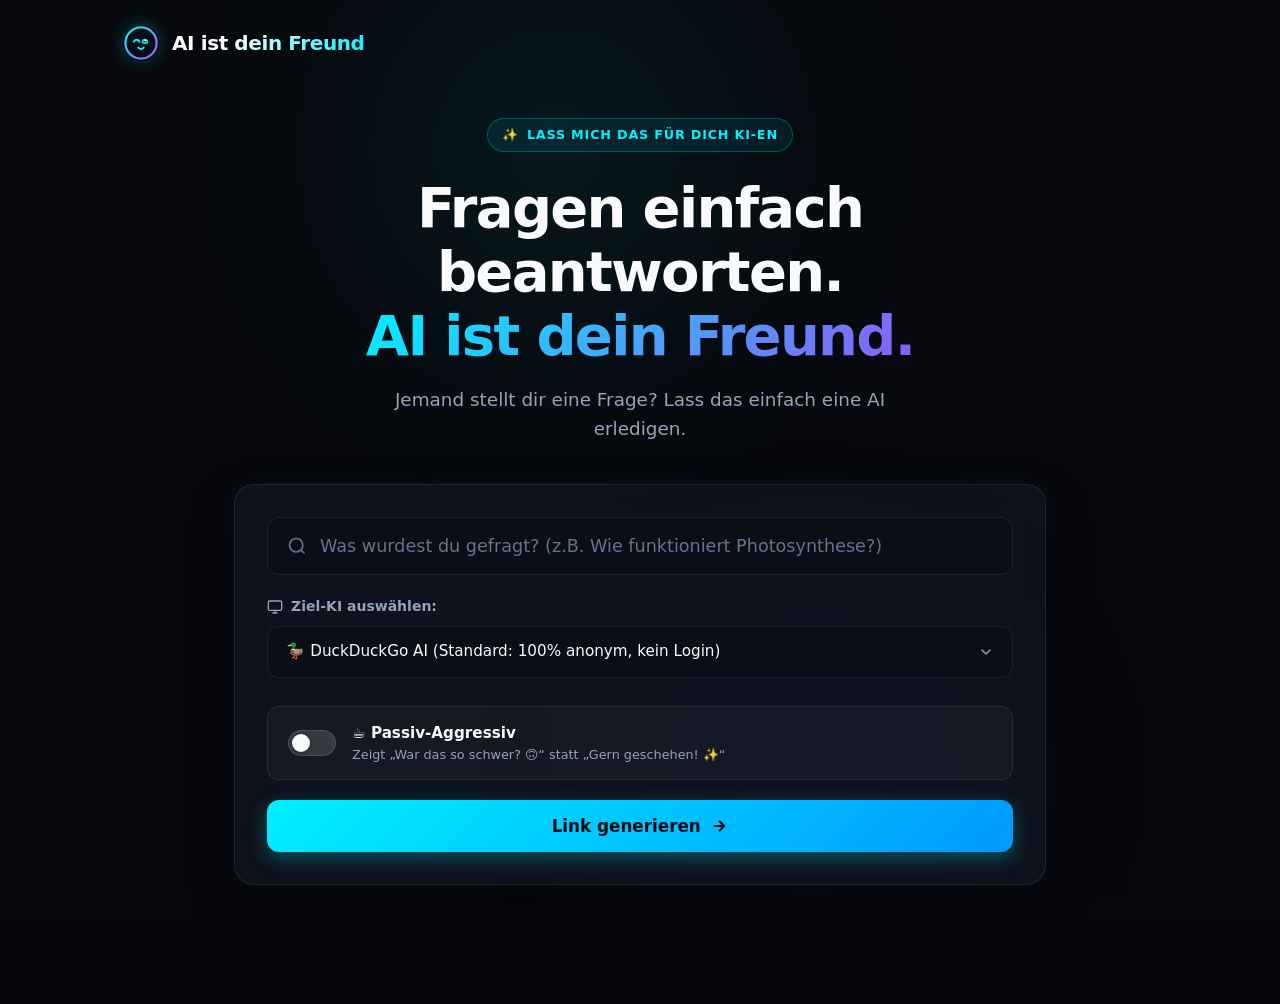
<file: index.html>
<!DOCTYPE html>
<html lang="de">
<head>
  <meta charset="UTF-8">
  <meta name="viewport" content="width=device-width, initial-scale=1.0">
  <title>AI ist dein Freund – Lass mich das für dich KI-en</title>
  <meta name="description" content="Für alle, die zu faul zum Selbersuchen sind. Erstelle animierte Links, die zeigen, wie einfach man Antworten mit moderner KI findet.">
  <link rel="icon" type="image/svg+xml" href="assets/favicon.svg">
  <link rel="icon" type="image/png" sizes="32x32" href="assets/favicon-32x32.png">
  <link rel="icon" type="image/png" sizes="16x16" href="assets/favicon-16x16.png">
  <link rel="apple-touch-icon" sizes="180x180" href="assets/apple-touch-icon.png">
  <link rel="stylesheet" href="style.css">
</head>
<body>
  <div class="bg-ambient-glow">
    <div class="glow-circle-1"></div>
    <div class="glow-circle-2"></div>
  </div>

  <svg id="simulated-mouse" viewBox="0 0 24 24" fill="none" xmlns="http://www.w3.org/2000/svg" class="hidden">
    <path d="M4.5 3.5L11.5 20.5L14.5 13.5L21.5 10.5L4.5 3.5Z" fill="#00f0ff" stroke="#050b14" stroke-width="2" stroke-linejoin="round"/>
  </svg>

  <header class="app-header">
    <a href="./" class="logo-container" id="logo-link">
      <div class="logo-badge">
        <img id="app-logo-img" src="assets/logo.svg" alt="AI ist dein Freund" width="38" height="38">
      </div>
      <span class="logo-text">AI ist dein Freund</span>
    </a>
  </header>

  <main class="main-wrapper">
    <!-- Flow A: Link Creator View -->
    <section id="generator-view" class="generator-view">
      <div class="hero-tagline-badge">
        <span>✨</span>
        <span>Lass mich das für dich KI-en</span>
      </div>

      <h1 class="hero-title">
        Fragen einfach beantworten.<br>
        <span class="text-gradient">AI ist dein Freund.</span>
      </h1>

      <p class="hero-subtitle">
        Jemand stellt dir eine Frage? Lass das einfach eine AI erledigen.
      </p>

      <div class="glass-card">
        <form id="prompt-form" class="prompt-form">
          <div class="input-container">
            <svg class="input-icon" viewBox="0 0 24 24" fill="none" stroke="currentColor" stroke-width="2">
              <circle cx="11" cy="11" r="8"></circle>
              <line x1="21" y1="21" x2="16.65" y2="16.65"></line>
            </svg>
            <input 
              type="text" 
              id="prompt-input" 
              class="prompt-input" 
              placeholder="Was wurdest du gefragt? (z.B. Wie funktioniert Photosynthese?)" 
              required
              maxlength="500"
              autocomplete="off"
            >
          </div>

          <div class="engine-select-wrapper">
            <label class="engine-select-label" for="engine-select">
              <svg width="16" height="16" viewBox="0 0 24 24" fill="none" stroke="currentColor" stroke-width="2">
                <rect x="2" y="3" width="20" height="14" rx="2" ry="2"></rect>
                <line x1="8" y1="21" x2="16" y2="21"></line>
                <line x1="12" y1="17" x2="12" y2="21"></line>
              </svg>
              Ziel-KI auswählen:
            </label>
            <select id="engine-select" class="engine-select-box">
              <option value="duckduckgo" selected>🦆 DuckDuckGo AI (Standard: 100% anonym, kein Login)</option>
              <option value="any">🎲 Selbst entscheiden lassen (Smarte Auswahl nach Konto)</option>
              <option value="gemini">✨ Google Gemini (Kein Login nötig / Google-Konto)</option>
              <option value="chatgpt">🤖 ChatGPT (Optional Login / Google, MS & Apple)</option>
              <option value="perplexity">⚡ Perplexity AI (Direkte Antwort, kein Login)</option>
              <option value="claude">🧠 Claude (Anthropic)</option>
            </select>
          </div>

          <div class="toggle-wrapper">
            <label class="toggle-switch">
              <input type="checkbox" id="snark-toggle">
              <span class="toggle-slider"></span>
            </label>
            <label for="snark-toggle" class="toggle-text-group">
              <span class="toggle-title">☕ Passiv-Aggressiv</span>
              <span class="toggle-subtitle">Zeigt &bdquo;War das so schwer? 🙃&ldquo; statt &bdquo;Gern geschehen! ✨&ldquo;</span>
            </label>
          </div>

          <button type="submit" id="generate-btn" class="btn-primary">
            <span>Link generieren</span>
            <svg width="18" height="18" viewBox="0 0 24 24" fill="none" stroke="currentColor" stroke-width="2.5">
              <line x1="5" y1="12" x2="19" y2="12"></line>
              <polyline points="12 5 19 12 12 19"></polyline>
            </svg>
          </button>
        </form>

        <div id="result-box" class="result-box hidden">
          <label class="result-label" for="result-url">
            <svg width="16" height="16" viewBox="0 0 24 24" fill="none" stroke="currentColor" stroke-width="2">
              <path d="M10 13a5 5 0 0 0 7.54.54l3-3a5 5 0 0 0-7.07-7.07l-1.72 1.71"></path>
              <path d="M14 11a5 5 0 0 0-7.54-.54l-3 3a5 5 0 0 0 7.07 7.07l1.71-1.71"></path>
            </svg>
            Dein generierter Link:
          </label>
          <div class="result-input-group">
            <input type="text" id="result-url" class="result-url-input" readonly>
          </div>
          <div class="action-buttons-group">
            <button type="button" id="copy-link-btn" class="btn-secondary">
              <svg width="16" height="16" viewBox="0 0 24 24" fill="none" stroke="currentColor" stroke-width="2">
                <rect x="9" y="9" width="13" height="13" rx="2" ry="2"></rect>
                <path d="M5 15H4a2 2 0 0 1-2-2V4a2 2 0 0 1 2-2h9a2 2 0 0 1 2 2v1"></path>
              </svg>
              Link kopieren
            </button>
            <button type="button" id="preview-link-btn" class="btn-secondary btn-preview">
              <svg width="16" height="16" viewBox="0 0 24 24" fill="none" stroke="currentColor" stroke-width="2">
                <polygon points="5 3 19 12 5 21 5 3"></polygon>
              </svg>
              Vorschau ansehen
            </button>
          </div>
        </div>
      </div>
    </section>

    <!-- Flow B1: Recipient Choice View (Shown first when creator chose "Empfänger entscheidet") -->
    <section id="recipient-choice-view" class="recipient-choice-view hidden">
      <div class="hero-tagline-badge">
        <span>🤔</span>
        <span>Kurze Frage vorab</span>
      </div>

      <h1 class="hero-title">
        Welchen KI-Chatbot kennst du?<br>
        <span class="text-gradient">Oder wo hast du schon ein Konto?</span>
      </h1>

      <p class="hero-subtitle">
        Wähle deinen bevorzugten Dienst oder ein vorhandenes Konto:
      </p>

      <div class="glass-card" style="max-width: 720px; margin: 0 auto;">
        <!-- Quick Account Filter / Guide -->
        <div class="account-guide-bar">
          <span class="guide-bar-label">Schnell-Check:</span>
          <div class="guide-chips">
            <button type="button" class="guide-chip active" data-filter="all">Alle anzeigen</button>
            <button type="button" class="guide-chip" data-filter="no-login">⚡ Ohne Login</button>
            <button type="button" class="guide-chip" data-filter="google">✨ Google-Konto</button>
            <button type="button" class="guide-chip" data-filter="microsoft">🤖 Microsoft / Apple</button>
          </div>
        </div>
        
        <div class="smart-tiles-grid" id="smart-tiles-grid">
          <!-- DuckDuckGo AI (Default / Featured / Privacy) -->
          <button type="button" class="smart-tile-btn featured" data-engine="duckduckgo" data-tags="no-login">
            <div class="smart-tile-badge-corner">Empfohlen</div>
            <div class="smart-tile-header">
              <span class="smart-tile-name">
                <span class="engine-icon">🦆</span>
                DuckDuckGo AI
              </span>
              <span class="smart-tile-badge no-login">100% Anonym</span>
            </div>
            <div class="smart-tile-desc">
              <strong>Am datenschutzfreundlichsten:</strong> Kostenlose KI-Antworten völlig ohne Anmeldung oder Datenspeicherung.
            </div>
            <div class="smart-tile-footer">
              <span>Direkt &amp; anonym &rarr;</span>
            </div>
          </button>

          <!-- Google Gemini (No Login or Google Account) -->
          <button type="button" class="smart-tile-btn" data-engine="gemini" data-tags="no-login google">
            <div class="smart-tile-header">
              <span class="smart-tile-name">
                <span class="engine-icon">✨</span>
                Google Gemini
              </span>
              <span class="smart-tile-badge google">Kein Login nötig</span>
            </div>
            <div class="smart-tile-desc">
              <strong>Funktioniert sofort auch ohne Login</strong> oder optional mit bestehendem Google-Konto.
            </div>
            <div class="smart-tile-footer">
              <span>Direkt oder mit Google &rarr;</span>
            </div>
          </button>

          <!-- ChatGPT (MS / Apple / Google Account or No Login) -->
          <button type="button" class="smart-tile-btn" data-engine="chatgpt" data-tags="no-login microsoft google">
            <div class="smart-tile-header">
              <span class="smart-tile-name">
                <span class="engine-icon">🤖</span>
                ChatGPT
              </span>
              <span class="smart-tile-badge chatgpt">Optional Login</span>
            </div>
            <div class="smart-tile-desc">
              <strong>Die bekannteste KI:</strong> Oft direkt ohne Anmeldung nutzbar (oder mit Google, MS &amp; Apple).
            </div>
            <div class="smart-tile-footer">
              <span>Zu ChatGPT &rarr;</span>
            </div>
          </button>

          <!-- Perplexity (No Login) -->
          <button type="button" class="smart-tile-btn" data-engine="perplexity" data-tags="no-login">
            <div class="smart-tile-header">
              <span class="smart-tile-name">
                <span class="engine-icon">⚡</span>
                Perplexity AI
              </span>
              <span class="smart-tile-badge no-login">Kein Login nötig</span>
            </div>
            <div class="smart-tile-desc">
              Antwortet sofort ohne Benutzerkonto oder zusätzliche Klicks.
            </div>
            <div class="smart-tile-footer">
              <span>Direkt &amp; ohne Login &rarr;</span>
            </div>
          </button>

          <!-- Claude (Anthropic) -->
          <button type="button" class="smart-tile-btn" data-engine="claude" data-tags="other">
            <div class="smart-tile-header">
              <span class="smart-tile-name">
                <span class="engine-icon">🧠</span>
                Claude (Anthropic)
              </span>
              <span class="smart-tile-badge claude">Claude-Nutzer</span>
            </div>
            <div class="smart-tile-desc">
              Leistungsstarke KI für Nutzer mit bestehendem Anthropic/Claude-Account.
            </div>
            <div class="smart-tile-footer">
              <span>Zu Claude &rarr;</span>
            </div>
          </button>
        </div>

        <div class="brand-disclaimer">
          Alle Markennamen und Logos sind Eigentum der jeweiligen Rechteinhaber (Google, OpenAI, Anthropic, DuckDuckGo, Perplexity). Dieses Projekt steht in keiner Verbindung zu diesen Anbietern.
        </div>
      </div>
    </section>

    <!-- Flow B2: Recipient / Animation View -->
    <section id="recipient-view" class="recipient-view hidden">
      <div class="mockup-container">
        <div class="mockup-header">
          <div class="mockup-engine-indicator">
            <span class="engine-dot"></span>
            <span id="mockup-engine-title" class="engine-title">KI-Antwort</span>
          </div>
        </div>

        <div id="mockup-input-box" class="mockup-input-box">
          <div class="mockup-text-field">
            <span id="mockup-text"></span><span id="typing-caret" class="typing-caret"></span>
          </div>
          <button id="mockup-send-btn" class="mockup-send-btn" aria-label="Senden">
            <svg width="18" height="18" viewBox="0 0 24 24" fill="none" stroke="currentColor" stroke-width="2.5">
              <line x1="22" y1="2" x2="11" y2="13"></line>
              <polygon points="22 2 15 22 11 13 2 9 22 2"></polygon>
            </svg>
          </button>
        </div>
      </div>

      <!-- Specific Engine Guidance & Punchline Card -->
      <div id="punchline-card" class="punchline-card hidden">
        <!-- Big Prominent Instruction Card for Login/Paste Chatbots -->
        <div id="paste-card" class="hero-instruction-card hidden">
          <div class="instruction-header">
            <span class="instruction-badge">
              <svg width="18" height="18" viewBox="0 0 24 24" fill="none" stroke="currentColor" stroke-width="2.5">
                <rect x="9" y="9" width="13" height="13" rx="2" ry="2"></rect>
                <path d="M5 15H4a2 2 0 0 1-2-2V4a2 2 0 0 1 2-2h9a2 2 0 0 1 2 2v1"></path>
              </svg>
              Frage liegt bereit in der Zwischenablage
            </span>
            <h3 class="instruction-title" id="instruction-title">Was du jetzt tun musst:</h3>
          </div>

          <div class="instruction-steps">
            <div class="instruction-step">
              <span class="step-num">1</span>
              <div class="step-desc" id="instruction-step-login">
                Funktioniert sofort auch ohne Login (oder melde dich mit deinem Google-Konto an).
              </div>
            </div>

            <div class="instruction-step">
              <span class="step-num">2</span>
              <div class="step-desc" id="instruction-step-paste">
                Klicke ins Eingabefeld und drücke <kbd>Strg</kbd> + <kbd>V</kbd> (bzw. <em>Einfügen</em> am Smartphone), um deine Frage abzusenden.
              </div>
            </div>
          </div>
        </div>

        <p class="punchline-countdown" id="countdown-wrapper" style="margin-top: 1rem;">
          Weiterleitung zur Antwort in <span id="countdown-timer" class="countdown-number">3</span> Sekunden...
        </p>

        <div class="punchline-actions">
          <button id="skip-redirect-btn" class="btn-primary btn-large">
            Jetzt Antwort ansehen
          </button>
        </div>

        <!-- Punchline Quote (Placed at the bottom) -->
        <div class="punchline-quote-wrapper">
          <h2 id="punchline-quote" class="punchline-quote"></h2>
        </div>
      </div>
    </section>
  </main>

  <div id="toast" class="toast-container">
    <svg class="toast-icon" viewBox="0 0 24 24" fill="none" stroke="currentColor" stroke-width="2.5">
      <polyline points="20 6 9 17 4 12"></polyline>
    </svg>
    <span id="toast-message">In die Zwischenablage kopiert!</span>
  </div>

  <footer class="app-footer">
    <div class="footer-content">
      <p class="footer-text">&copy; 2026 ai-ist-dein-freund.de – AI ist dein Freund.</p>
      <nav class="footer-links">
        <a href="https://github.com/Rocka84/ai-ist-dein-freund" target="_blank" rel="noopener noreferrer" class="footer-link footer-github-link">
          <svg width="15" height="15" viewBox="0 0 24 24" fill="currentColor">
            <path d="M12 0C5.37 0 0 5.37 0 12c0 5.31 3.435 9.795 8.205 11.385.6.105.825-.255.825-.57 0-.285-.015-1.23-.015-2.235-3.015.555-3.795-.735-4.035-1.41-.135-.345-.72-1.41-1.23-1.695-.42-.225-1.02-.78-.015-.795.945-.015 1.62.87 1.845 1.23 1.08 1.815 2.805 1.305 3.495.99.105-.78.42-1.305.765-1.605-2.67-.3-5.46-1.335-5.46-5.925 0-1.305.465-2.385 1.23-3.225-.12-.3-.54-1.53.12-3.18 0 0 1.005-.315 3.3 1.23.96-.27 1.98-.405 3-.405s2.04.135 3 .405c2.295-1.56 3.3-1.23 3.3-1.23.66 1.65.24 2.88.12 3.18.765.84 1.23 1.905 1.23 3.225 0 4.605-2.805 5.625-5.475 5.925.435.375.81 1.095.81 2.22 0 1.605-.015 2.895-.015 3.3 0 .315.225.69.825.57A12.02 12.02 0 0024 12c0-6.63-5.37-12-12-12z"/>
          </svg>
          GitHub
        </a>
        <a href="impressum.html" class="footer-link">Impressum</a>
        <a href="datenschutz.html" class="footer-link">Datenschutz</a>
      </nav>
    </div>
  </footer>

  <script data-goatcounter="https://ai-ist-dein-freund.goatcounter.com/count" async src="//gc.zgo.at/count.js"></script>
  <script src="script.js"></script>
</body>
</html>
</file>
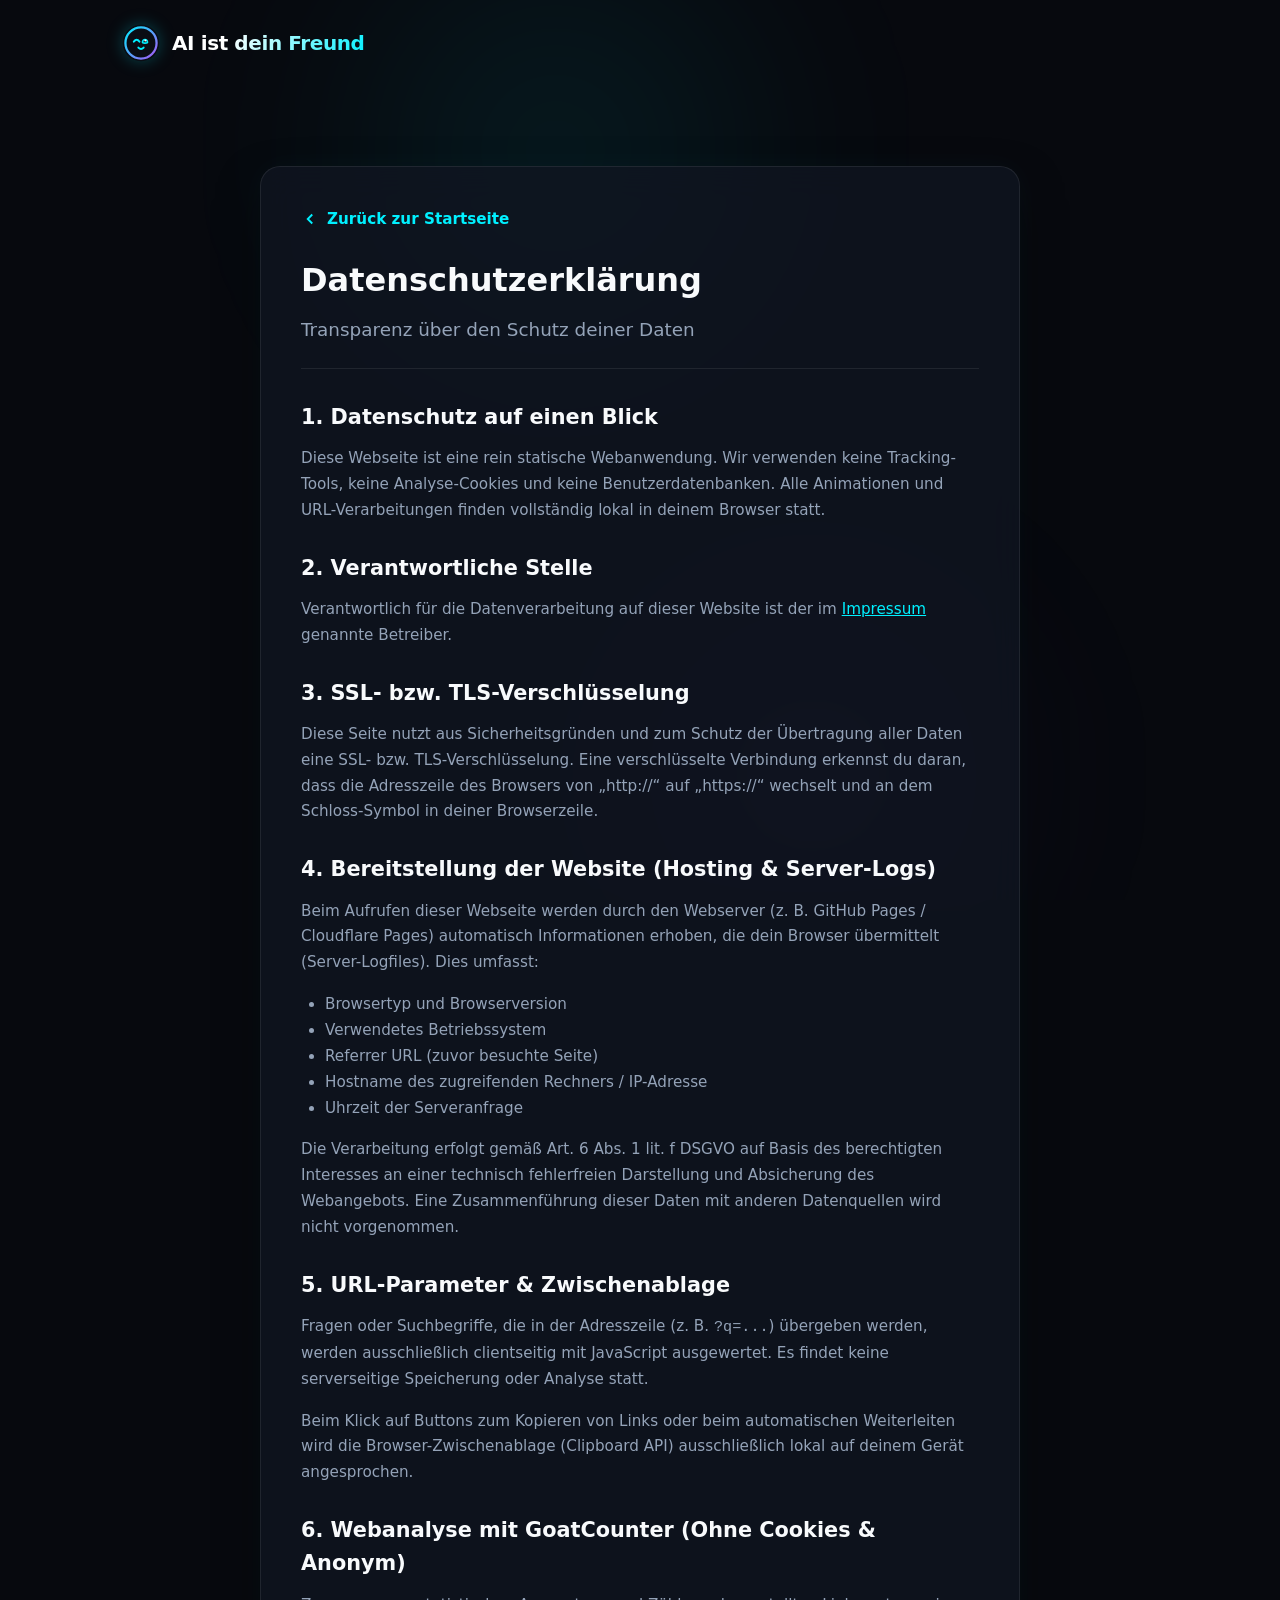
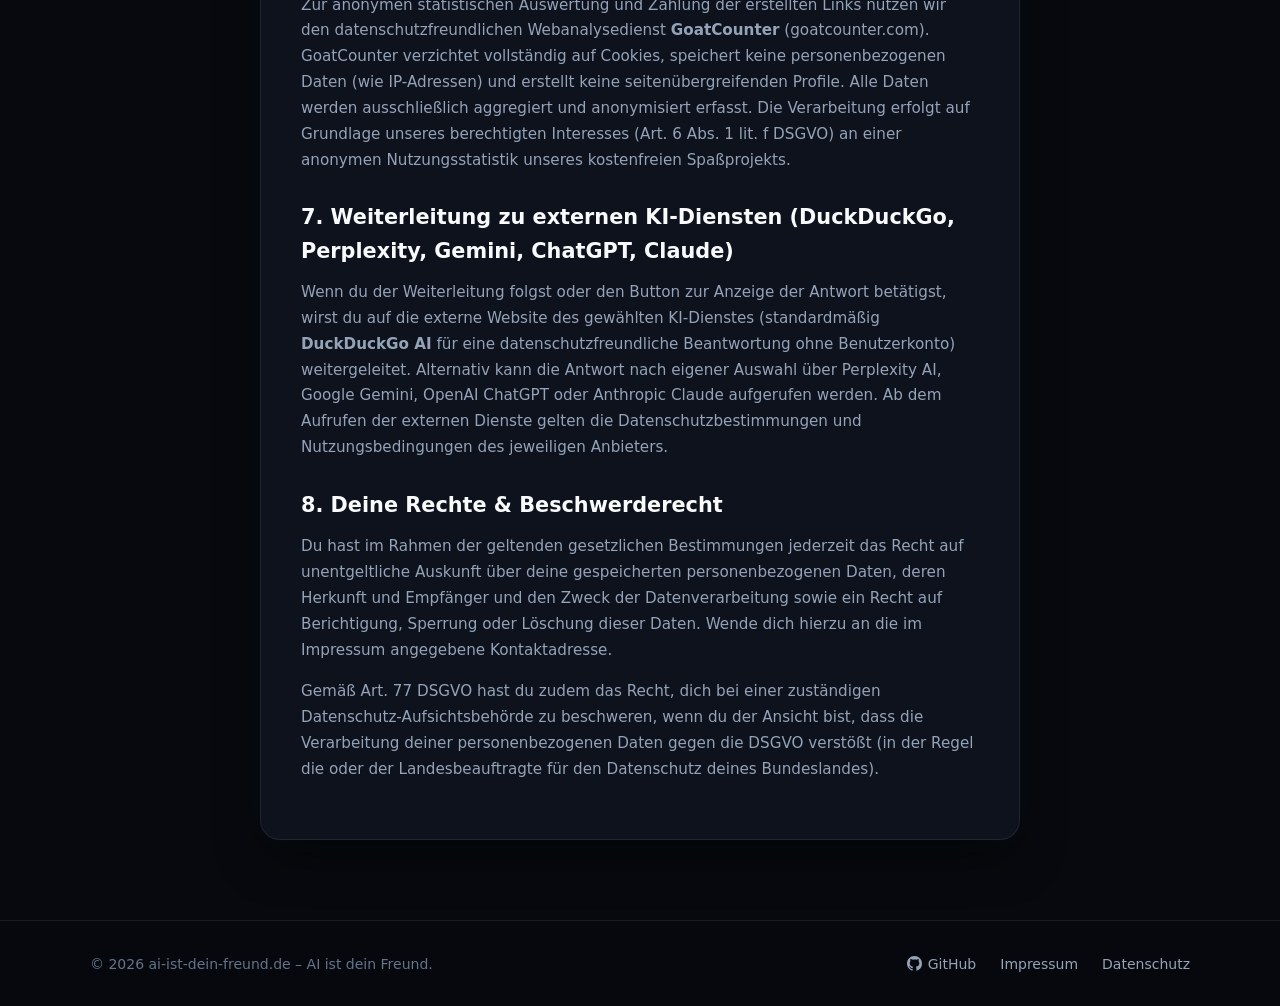
<file: datenschutz.html>
<!DOCTYPE html>
<html lang="de">
<head>
  <meta charset="UTF-8">
  <meta name="viewport" content="width=device-width, initial-scale=1.0">
  <title>Datenschutzerklärung – AI ist dein Freund</title>
  <meta name="robots" content="noindex, follow">
  <link rel="icon" type="image/svg+xml" href="assets/favicon.svg">
  <link rel="icon" type="image/png" sizes="32x32" href="assets/favicon-32x32.png">
  <link rel="icon" type="image/png" sizes="16x16" href="assets/favicon-16x16.png">
  <link rel="apple-touch-icon" sizes="180x180" href="assets/apple-touch-icon.png">
  <link rel="stylesheet" href="style.css">
</head>
<body>
  <div class="bg-ambient-glow">
    <div class="glow-circle-1"></div>
    <div class="glow-circle-2"></div>
  </div>

  <header class="app-header">
    <a href="./" class="logo-container">
      <div class="logo-badge">
        <img src="assets/logo.svg" alt="AI ist dein Freund" width="38" height="38">
      </div>
      <span class="logo-text">AI ist dein Freund</span>
    </a>
  </header>

  <main class="main-wrapper">
    <div class="legal-container">
      <a href="./" class="legal-back-link">
        <svg width="18" height="18" viewBox="0 0 24 24" fill="none" stroke="currentColor" stroke-width="2.5">
          <polyline points="15 18 9 12 15 6"></polyline>
        </svg>
        Zurück zur Startseite
      </a>

      <div class="legal-header">
        <h1 class="legal-title">Datenschutzerklärung</h1>
        <p class="hero-subtitle" style="margin-bottom: 0;">Transparenz über den Schutz deiner Daten</p>
      </div>

      <div class="legal-body">
        <h2>1. Datenschutz auf einen Blick</h2>
        <p>
          Diese Webseite ist eine rein statische Webanwendung. Wir verwenden keine Tracking-Tools, keine Analyse-Cookies und keine Benutzerdatenbanken. Alle Animationen und URL-Verarbeitungen finden vollständig lokal in deinem Browser statt.
        </p>

        <h2>2. Verantwortliche Stelle</h2>
        <p>
          Verantwortlich für die Datenverarbeitung auf dieser Website ist der im <a href="impressum.html" style="color: var(--accent-cyan); text-decoration: underline;">Impressum</a> genannte Betreiber.
        </p>

        <h2>3. SSL- bzw. TLS-Verschlüsselung</h2>
        <p>
          Diese Seite nutzt aus Sicherheitsgründen und zum Schutz der Übertragung aller Daten eine SSL- bzw. TLS-Verschlüsselung. Eine verschlüsselte Verbindung erkennst du daran, dass die Adresszeile des Browsers von &bdquo;http://&ldquo; auf &bdquo;https://&ldquo; wechselt und an dem Schloss-Symbol in deiner Browserzeile.
        </p>

        <h2>4. Bereitstellung der Website (Hosting & Server-Logs)</h2>
        <p>
          Beim Aufrufen dieser Webseite werden durch den Webserver (z. B. GitHub Pages / Cloudflare Pages) automatisch Informationen erhoben, die dein Browser übermittelt (Server-Logfiles). Dies umfasst:
        </p>
        <ul>
          <li>Browsertyp und Browserversion</li>
          <li>Verwendetes Betriebssystem</li>
          <li>Referrer URL (zuvor besuchte Seite)</li>
          <li>Hostname des zugreifenden Rechners / IP-Adresse</li>
          <li>Uhrzeit der Serveranfrage</li>
        </ul>
        <p>
          Die Verarbeitung erfolgt gemäß Art. 6 Abs. 1 lit. f DSGVO auf Basis des berechtigten Interesses an einer technisch fehlerfreien Darstellung und Absicherung des Webangebots. Eine Zusammenführung dieser Daten mit anderen Datenquellen wird nicht vorgenommen.
        </p>

        <h2>5. URL-Parameter & Zwischenablage</h2>
        <p>
          Fragen oder Suchbegriffe, die in der Adresszeile (z. B. <code>?q=...</code>) übergeben werden, werden ausschließlich clientseitig mit JavaScript ausgewertet. Es findet keine serverseitige Speicherung oder Analyse statt.
        </p>
        <p>
          Beim Klick auf Buttons zum Kopieren von Links oder beim automatischen Weiterleiten wird die Browser-Zwischenablage (Clipboard API) ausschließlich lokal auf deinem Gerät angesprochen.
        </p>

        <h2>6. Webanalyse mit GoatCounter (Ohne Cookies & Anonym)</h2>
        <p>
          Zur anonymen statistischen Auswertung und Zählung der erstellten Links nutzen wir den datenschutzfreundlichen Webanalysedienst <strong>GoatCounter</strong> (goatcounter.com). GoatCounter verzichtet vollständig auf Cookies, speichert keine personenbezogenen Daten (wie IP-Adressen) und erstellt keine seitenübergreifenden Profile. Alle Daten werden ausschließlich aggregiert und anonymisiert erfasst. Die Verarbeitung erfolgt auf Grundlage unseres berechtigten Interesses (Art. 6 Abs. 1 lit. f DSGVO) an einer anonymen Nutzungsstatistik unseres kostenfreien Spaßprojekts.
        </p>

        <h2>7. Weiterleitung zu externen KI-Diensten (DuckDuckGo, Perplexity, Gemini, ChatGPT, Claude)</h2>
        <p>
          Wenn du der Weiterleitung folgst oder den Button zur Anzeige der Antwort betätigst, wirst du auf die externe Website des gewählten KI-Dienstes (standardmäßig <strong>DuckDuckGo AI</strong> für eine datenschutzfreundliche Beantwortung ohne Benutzerkonto) weitergeleitet. Alternativ kann die Antwort nach eigener Auswahl über Perplexity AI, Google Gemini, OpenAI ChatGPT oder Anthropic Claude aufgerufen werden. Ab dem Aufrufen der externen Dienste gelten die Datenschutzbestimmungen und Nutzungsbedingungen des jeweiligen Anbieters.
        </p>

        <h2>8. Deine Rechte & Beschwerderecht</h2>
        <p>
          Du hast im Rahmen der geltenden gesetzlichen Bestimmungen jederzeit das Recht auf unentgeltliche Auskunft über deine gespeicherten personenbezogenen Daten, deren Herkunft und Empfänger und den Zweck der Datenverarbeitung sowie ein Recht auf Berichtigung, Sperrung oder Löschung dieser Daten. Wende dich hierzu an die im Impressum angegebene Kontaktadresse.
        </p>
        <p>
          Gemäß Art. 77 DSGVO hast du zudem das Recht, dich bei einer zuständigen Datenschutz-Aufsichtsbehörde zu beschweren, wenn du der Ansicht bist, dass die Verarbeitung deiner personenbezogenen Daten gegen die DSGVO verstößt (in der Regel die oder der Landesbeauftragte für den Datenschutz deines Bundeslandes).
        </p>
      </div>
    </div>
  </main>

  <footer class="app-footer">
    <div class="footer-content">
      <p class="footer-text">&copy; 2026 ai-ist-dein-freund.de – AI ist dein Freund.</p>
      <nav class="footer-links">
        <a href="https://github.com/Rocka84/ai-ist-dein-freund" target="_blank" rel="noopener noreferrer" class="footer-link footer-github-link">
          <svg width="15" height="15" viewBox="0 0 24 24" fill="currentColor">
            <path d="M12 0C5.37 0 0 5.37 0 12c0 5.31 3.435 9.795 8.205 11.385.6.105.825-.255.825-.57 0-.285-.015-1.23-.015-2.235-3.015.555-3.795-.735-4.035-1.41-.135-.345-.72-1.41-1.23-1.695-.42-.225-1.02-.78-.015-.795.945-.015 1.62.87 1.845 1.23 1.08 1.815 2.805 1.305 3.495.99.105-.78.42-1.305.765-1.605-2.67-.3-5.46-1.335-5.46-5.925 0-1.305.465-2.385 1.23-3.225-.12-.3-.54-1.53.12-3.18 0 0 1.005-.315 3.3 1.23.96-.27 1.98-.405 3-.405s2.04.135 3 .405c2.295-1.56 3.3-1.23 3.3-1.23.66 1.65.24 2.88.12 3.18.765.84 1.23 1.905 1.23 3.225 0 4.605-2.805 5.625-5.475 5.925.435.375.81 1.095.81 2.22 0 1.605-.015 2.895-.015 3.3 0 .315.225.69.825.57A12.02 12.02 0 0024 12c0-6.63-5.37-12-12-12z"/>
          </svg>
          GitHub
        </a>
        <a href="impressum.html" class="footer-link">Impressum</a>
        <a href="datenschutz.html" class="footer-link">Datenschutz</a>
      </nav>
    </div>
  </footer>

  <script data-goatcounter="https://ai-ist-dein-freund.goatcounter.com/count" async src="//gc.zgo.at/count.js"></script>
</body>
</html>
</file>
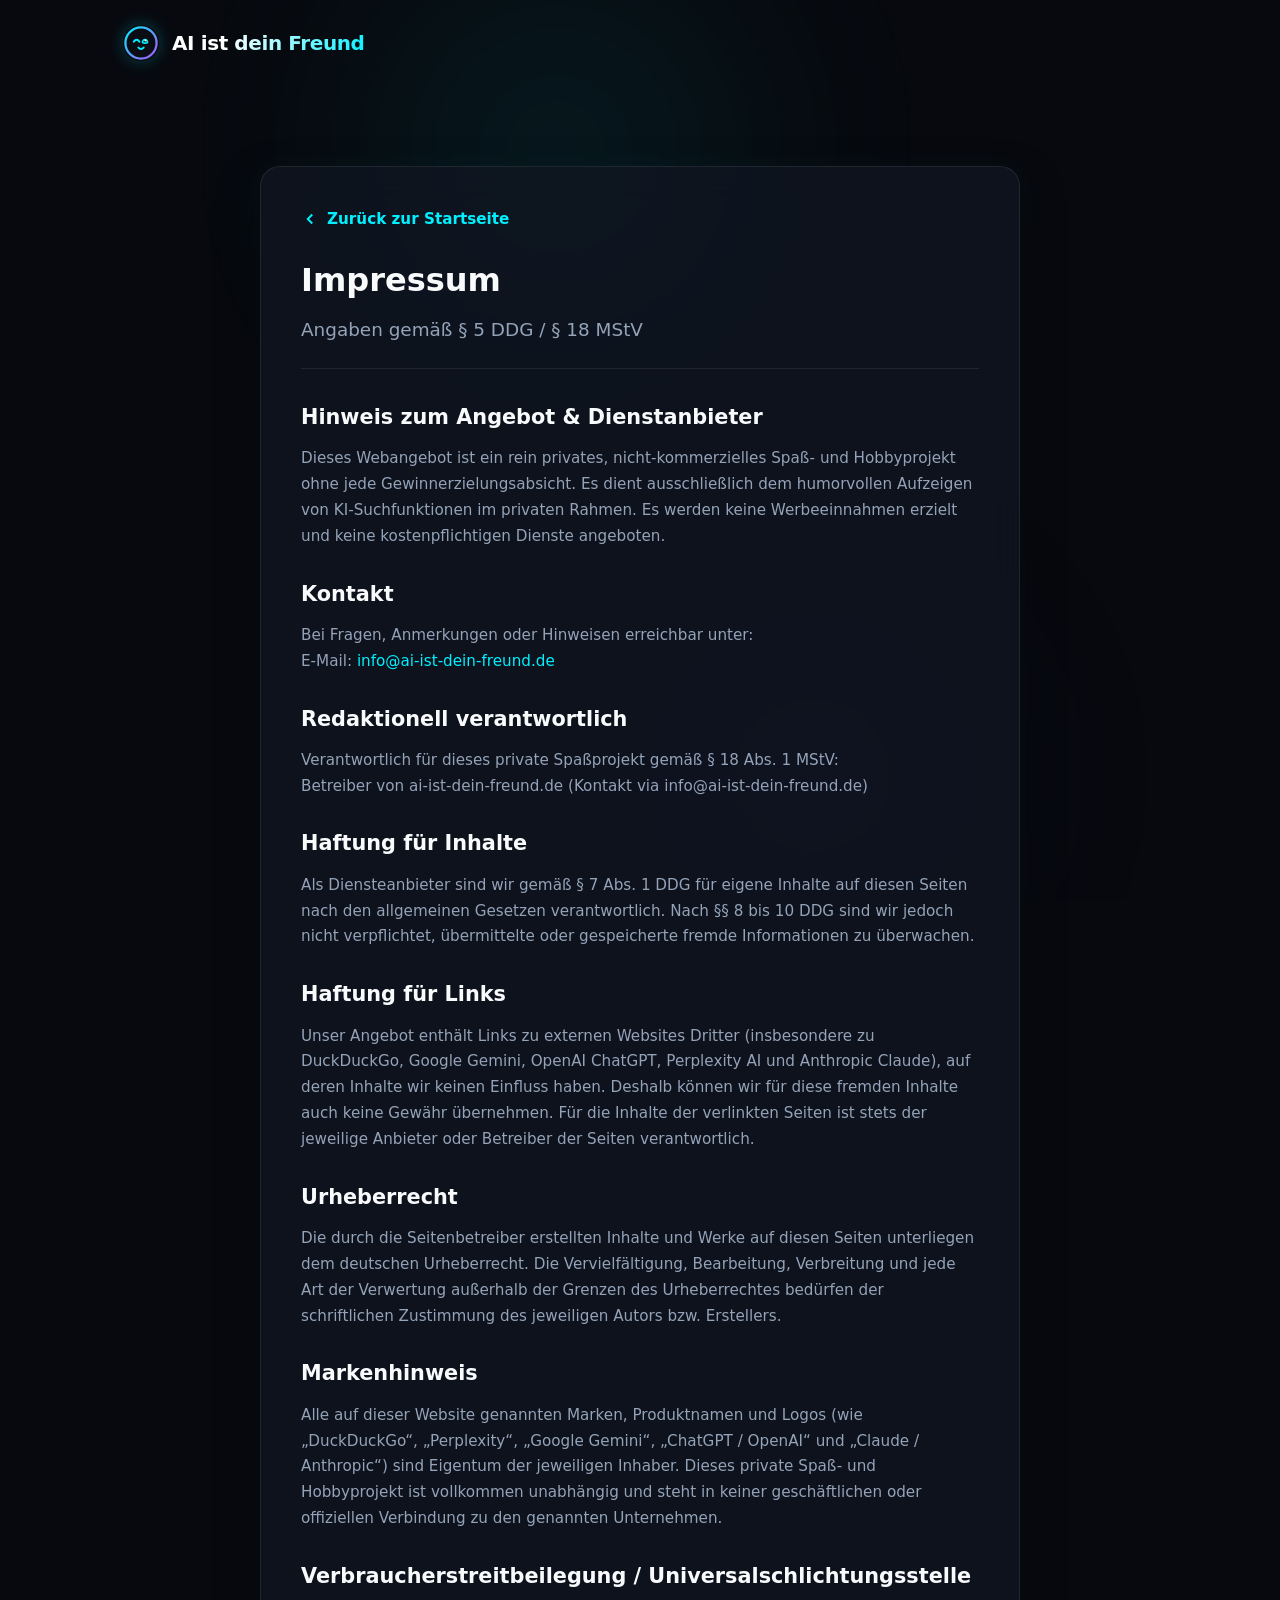
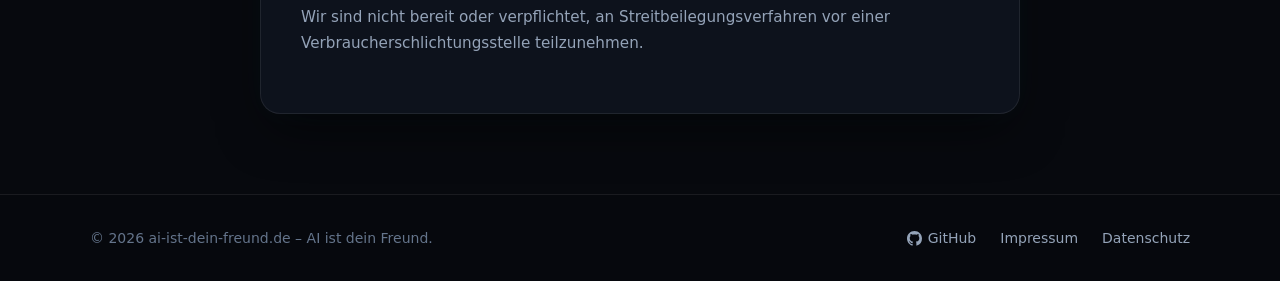
<file: impressum.html>
<!DOCTYPE html>
<html lang="de">
<head>
  <meta charset="UTF-8">
  <meta name="viewport" content="width=device-width, initial-scale=1.0">
  <title>Impressum – AI ist dein Freund</title>
  <meta name="robots" content="noindex, follow">
  <link rel="icon" type="image/svg+xml" href="assets/favicon.svg">
  <link rel="icon" type="image/png" sizes="32x32" href="assets/favicon-32x32.png">
  <link rel="icon" type="image/png" sizes="16x16" href="assets/favicon-16x16.png">
  <link rel="apple-touch-icon" sizes="180x180" href="assets/apple-touch-icon.png">
  <link rel="stylesheet" href="style.css">
</head>
<body>
  <div class="bg-ambient-glow">
    <div class="glow-circle-1"></div>
    <div class="glow-circle-2"></div>
  </div>

  <header class="app-header">
    <a href="./" class="logo-container">
      <div class="logo-badge">
        <img src="assets/logo.svg" alt="AI ist dein Freund" width="38" height="38">
      </div>
      <span class="logo-text">AI ist dein Freund</span>
    </a>
  </header>

  <main class="main-wrapper">
    <div class="legal-container">
      <a href="./" class="legal-back-link">
        <svg width="18" height="18" viewBox="0 0 24 24" fill="none" stroke="currentColor" stroke-width="2.5">
          <polyline points="15 18 9 12 15 6"></polyline>
        </svg>
        Zurück zur Startseite
      </a>

      <div class="legal-header">
        <h1 class="legal-title">Impressum</h1>
        <p class="hero-subtitle" style="margin-bottom: 0;">Angaben gemäß § 5 DDG / § 18 MStV</p>
      </div>

      <div class="legal-body">
        <h2>Hinweis zum Angebot & Dienstanbieter</h2>
        <p>
          Dieses Webangebot ist ein rein privates, nicht-kommerzielles Spaß- und Hobbyprojekt ohne jede Gewinnerzielungsabsicht. Es dient ausschließlich dem humorvollen Aufzeigen von KI-Suchfunktionen im privaten Rahmen. Es werden keine Werbeeinnahmen erzielt und keine kostenpflichtigen Dienste angeboten.
        </p>

        <h2>Kontakt</h2>
        <p>
          Bei Fragen, Anmerkungen oder Hinweisen erreichbar unter:<br>
          E-Mail: <a href="mailto:info@ai-ist-dein-freund.de" style="color: var(--accent-cyan); text-decoration: none;">info@ai-ist-dein-freund.de</a>
        </p>

        <h2>Redaktionell verantwortlich</h2>
        <p>
          Verantwortlich für dieses private Spaßprojekt gemäß § 18 Abs. 1 MStV:<br>
          Betreiber von ai-ist-dein-freund.de (Kontakt via info@ai-ist-dein-freund.de)
        </p>

        <h2>Haftung für Inhalte</h2>
        <p>
          Als Diensteanbieter sind wir gemäß § 7 Abs. 1 DDG für eigene Inhalte auf diesen Seiten nach den allgemeinen Gesetzen verantwortlich. Nach §§ 8 bis 10 DDG sind wir jedoch nicht verpflichtet, übermittelte oder gespeicherte fremde Informationen zu überwachen.
        </p>

        <h2>Haftung für Links</h2>
        <p>
          Unser Angebot enthält Links zu externen Websites Dritter (insbesondere zu DuckDuckGo, Google Gemini, OpenAI ChatGPT, Perplexity AI und Anthropic Claude), auf deren Inhalte wir keinen Einfluss haben. Deshalb können wir für diese fremden Inhalte auch keine Gewähr übernehmen. Für die Inhalte der verlinkten Seiten ist stets der jeweilige Anbieter oder Betreiber der Seiten verantwortlich.
        </p>

        <h2>Urheberrecht</h2>
        <p>
          Die durch die Seitenbetreiber erstellten Inhalte und Werke auf diesen Seiten unterliegen dem deutschen Urheberrecht. Die Vervielfältigung, Bearbeitung, Verbreitung und jede Art der Verwertung außerhalb der Grenzen des Urheberrechtes bedürfen der schriftlichen Zustimmung des jeweiligen Autors bzw. Erstellers.
        </p>

        <h2>Markenhinweis</h2>
        <p>
          Alle auf dieser Website genannten Marken, Produktnamen und Logos (wie &bdquo;DuckDuckGo&ldquo;, &bdquo;Perplexity&ldquo;, &bdquo;Google Gemini&ldquo;, &bdquo;ChatGPT / OpenAI&ldquo; und &bdquo;Claude / Anthropic&ldquo;) sind Eigentum der jeweiligen Inhaber. Dieses private Spaß- und Hobbyprojekt ist vollkommen unabhängig und steht in keiner geschäftlichen oder offiziellen Verbindung zu den genannten Unternehmen.
        </p>

        <h2>Verbraucherstreitbeilegung / Universalschlichtungsstelle</h2>
        <p>
          Wir sind nicht bereit oder verpflichtet, an Streitbeilegungsverfahren vor einer Verbraucherschlichtungsstelle teilzunehmen.
        </p>
      </div>
    </div>
  </main>

  <footer class="app-footer">
    <div class="footer-content">
      <p class="footer-text">&copy; 2026 ai-ist-dein-freund.de – AI ist dein Freund.</p>
      <nav class="footer-links">
        <a href="https://github.com/Rocka84/ai-ist-dein-freund" target="_blank" rel="noopener noreferrer" class="footer-link footer-github-link">
          <svg width="15" height="15" viewBox="0 0 24 24" fill="currentColor">
            <path d="M12 0C5.37 0 0 5.37 0 12c0 5.31 3.435 9.795 8.205 11.385.6.105.825-.255.825-.57 0-.285-.015-1.23-.015-2.235-3.015.555-3.795-.735-4.035-1.41-.135-.345-.72-1.41-1.23-1.695-.42-.225-1.02-.78-.015-.795.945-.015 1.62.87 1.845 1.23 1.08 1.815 2.805 1.305 3.495.99.105-.78.42-1.305.765-1.605-2.67-.3-5.46-1.335-5.46-5.925 0-1.305.465-2.385 1.23-3.225-.12-.3-.54-1.53.12-3.18 0 0 1.005-.315 3.3 1.23.96-.27 1.98-.405 3-.405s2.04.135 3 .405c2.295-1.56 3.3-1.23 3.3-1.23.66 1.65.24 2.88.12 3.18.765.84 1.23 1.905 1.23 3.225 0 4.605-2.805 5.625-5.475 5.925.435.375.81 1.095.81 2.22 0 1.605-.015 2.895-.015 3.3 0 .315.225.69.825.57A12.02 12.02 0 0024 12c0-6.63-5.37-12-12-12z"/>
          </svg>
          GitHub
        </a>
        <a href="impressum.html" class="footer-link">Impressum</a>
        <a href="datenschutz.html" class="footer-link">Datenschutz</a>
      </nav>
    </div>
  </footer>

  <script data-goatcounter="https://ai-ist-dein-freund.goatcounter.com/count" async src="//gc.zgo.at/count.js"></script>
</body>
</html>
</file>
<file: style.css>
:root {
  --bg-color: #07090e;
  --bg-card: rgba(16, 22, 34, 0.75);
  --bg-card-hover: rgba(22, 30, 46, 0.85);
  --bg-input: rgba(10, 14, 23, 0.8);
  --border-subtle: rgba(255, 255, 255, 0.08);
  --border-active: rgba(0, 240, 255, 0.4);
  --accent-cyan: #00f0ff;
  --accent-cyan-glow: rgba(0, 240, 255, 0.25);
  --accent-purple: #8b5cf6;
  --accent-purple-glow: rgba(139, 92, 246, 0.25);
  --text-main: #f8fafc;
  --text-muted: #94a3b8;
  --text-dim: #64748b;
  --success: #10b981;
  --radius-lg: 20px;
  --radius-md: 12px;
  --radius-sm: 8px;
  --shadow-card: 0 20px 50px -10px rgba(0, 0, 0, 0.6), 0 0 30px rgba(0, 240, 255, 0.04);
}

* {
  box-sizing: border-box;
  margin: 0;
  padding: 0;
}

body {
  font-family: system-ui, -apple-system, BlinkMacSystemFont, 'Segoe UI', Roboto, 'Helvetica Neue', Arial, sans-serif;
  background-color: var(--bg-color);
  color: var(--text-main);
  min-height: 100vh;
  display: flex;
  flex-direction: column;
  overflow-x: hidden;
  position: relative;
  line-height: 1.6;
}

/* Ambient glow backgrounds */
.bg-ambient-glow {
  position: fixed;
  inset: 0;
  pointer-events: none;
  z-index: 0;
  overflow: hidden;
}

.glow-circle-1 {
  position: absolute;
  top: -150px;
  left: 20%;
  width: 600px;
  height: 600px;
  background: radial-gradient(circle, var(--accent-cyan-glow) 0%, transparent 70%);
  filter: blur(100px);
  opacity: 0.4;
  animation: pulseGlow 12s ease-in-out infinite alternate;
}

.glow-circle-2 {
  position: absolute;
  bottom: -150px;
  right: 15%;
  width: 550px;
  height: 550px;
  background: radial-gradient(circle, var(--accent-purple-glow) 0%, transparent 70%);
  filter: blur(100px);
  opacity: 0.35;
  animation: pulseGlow 15s ease-in-out infinite alternate-reverse;
}

@keyframes pulseGlow {
  0% { transform: scale(1) translate(0, 0); }
  50% { transform: scale(1.15) translate(30px, -20px); }
  100% { transform: scale(0.95) translate(-20px, 20px); }
}

/* App Header */
.app-header {
  position: relative;
  z-index: 10;
  display: flex;
  justify-content: space-between;
  align-items: center;
  padding: 1.5rem 2rem;
  max-width: 1100px;
  margin: 0 auto;
  width: 100%;
}

.logo-container {
  display: flex;
  align-items: center;
  gap: 0.75rem;
  text-decoration: none;
  color: var(--text-main);
}

.logo-badge {
  display: inline-flex;
  align-items: center;
  justify-content: center;
  width: 38px;
  height: 38px;
  background: transparent;
  border: none;
  box-shadow: none;
  transition: transform 0.25s ease;
}

.logo-container:hover .logo-badge {
  transform: scale(1.08);
}

.logo-badge img,
.logo-badge svg {
  width: 100%;
  height: 100%;
  display: block;
  filter: drop-shadow(0 0 8px var(--accent-cyan-glow));
}

.logo-text {
  font-weight: 800;
  font-size: 1.25rem;
  letter-spacing: -0.02em;
  background: linear-gradient(120deg, #ffffff 30%, var(--accent-cyan) 100%);
  -webkit-background-clip: text;
  -webkit-text-fill-color: transparent;
}

/* Main Container */
.main-wrapper {
  position: relative;
  z-index: 10;
  flex: 1;
  display: flex;
  flex-direction: column;
  justify-content: center;
  align-items: center;
  padding: 2rem 1.5rem;
  max-width: 860px;
  margin: 0 auto;
  width: 100%;
}

/* Flow A (Generator View) */
.generator-view {
  width: 100%;
  text-align: center;
  display: flex;
  flex-direction: column;
  align-items: center;
}

.hero-tagline-badge {
  display: inline-flex;
  align-items: center;
  gap: 0.5rem;
  padding: 0.35rem 0.9rem;
  background: rgba(0, 240, 255, 0.08);
  border: 1px solid rgba(0, 240, 255, 0.25);
  border-radius: 999px;
  font-size: 0.8rem;
  font-weight: 600;
  color: var(--accent-cyan);
  margin-bottom: 1.5rem;
  text-transform: uppercase;
  letter-spacing: 0.06em;
}

.hero-title {
  font-size: clamp(2.2rem, 5vw, 3.5rem);
  font-weight: 800;
  line-height: 1.15;
  letter-spacing: -0.03em;
  margin-bottom: 1rem;
}

.text-gradient {
  background: linear-gradient(135deg, var(--accent-cyan) 0%, var(--accent-purple) 100%);
  -webkit-background-clip: text;
  -webkit-text-fill-color: transparent;
}

.hero-subtitle {
  font-size: 1.15rem;
  color: var(--text-muted);
  max-width: 580px;
  margin-bottom: 2.5rem;
  font-weight: 400;
}

/* Glass Card */
.glass-card {
  background: var(--bg-card);
  backdrop-filter: blur(16px);
  -webkit-backdrop-filter: blur(16px);
  border: 1px solid var(--border-subtle);
  border-radius: var(--radius-lg);
  box-shadow: var(--shadow-card);
  width: 100%;
  padding: 2rem;
  transition: border-color 0.3s ease, box-shadow 0.3s ease;
}

.glass-card:focus-within {
  border-color: var(--border-active);
  box-shadow: 0 20px 50px -10px rgba(0, 0, 0, 0.7), 0 0 30px var(--accent-cyan-glow);
}

/* Generator Form */
.prompt-form {
  display: flex;
  flex-direction: column;
  gap: 1.25rem;
  width: 100%;
}

.input-container {
  position: relative;
  display: flex;
  align-items: center;
}

.input-icon {
  position: absolute;
  left: 1.25rem;
  color: var(--text-dim);
  pointer-events: none;
  width: 20px;
  height: 20px;
}

.prompt-input {
  width: 100%;
  padding: 1.15rem 1.25rem 1.15rem 3.25rem;
  background: var(--bg-input);
  border: 1px solid var(--border-subtle);
  border-radius: var(--radius-md);
  color: var(--text-main);
  font-size: 1.1rem;
  font-family: inherit;
  outline: none;
  transition: all 0.25s ease;
}

.prompt-input::placeholder {
  color: var(--text-dim);
}

.prompt-input:focus {
  border-color: var(--accent-cyan);
  box-shadow: 0 0 0 3px var(--accent-cyan-glow);
}

/* Tone Toggle Switch */
.toggle-wrapper {
  display: flex;
  align-items: center;
  gap: 1rem;
  background: rgba(255, 255, 255, 0.03);
  border: 1px solid var(--border-subtle);
  border-radius: var(--radius-md);
  padding: 0.85rem 1.25rem;
  text-align: left;
  cursor: pointer;
  user-select: none;
  transition: all 0.25s ease;
}

.toggle-wrapper:hover {
  background: rgba(255, 255, 255, 0.06);
  border-color: rgba(255, 255, 255, 0.15);
}

.toggle-switch {
  position: relative;
  display: inline-block;
  width: 48px;
  height: 26px;
  flex-shrink: 0;
  cursor: pointer;
}

.toggle-switch input {
  opacity: 0;
  width: 0;
  height: 0;
}

.toggle-slider {
  position: absolute;
  cursor: pointer;
  inset: 0;
  background-color: rgba(255, 255, 255, 0.15);
  transition: 0.25s cubic-bezier(0.4, 0, 0.2, 1);
  border-radius: 999px;
  border: 1px solid rgba(255, 255, 255, 0.1);
}

.toggle-slider:before {
  position: absolute;
  content: "";
  height: 18px;
  width: 18px;
  left: 3px;
  bottom: 3px;
  background-color: var(--text-main);
  transition: 0.25s cubic-bezier(0.4, 0, 0.2, 1);
  border-radius: 50%;
  box-shadow: 0 2px 4px rgba(0, 0, 0, 0.3);
}

.toggle-switch input:checked + .toggle-slider {
  background: linear-gradient(135deg, var(--accent-purple), var(--accent-cyan));
  border-color: var(--accent-cyan);
  box-shadow: 0 0 12px var(--accent-cyan-glow);
}

.toggle-switch input:checked + .toggle-slider:before {
  transform: translateX(22px);
  background-color: #07090e;
}

.toggle-text-group {
  display: flex;
  flex-direction: column;
  cursor: pointer;
}

.toggle-title {
  font-size: 0.95rem;
  font-weight: 700;
  color: var(--text-main);
}

.toggle-subtitle {
  font-size: 0.8rem;
  color: var(--text-muted);
}

.btn-primary {
  display: inline-flex;
  align-items: center;
  justify-content: center;
  gap: 0.6rem;
  padding: 1rem 2rem;
  background: linear-gradient(135deg, #00f0ff 0%, #0099ff 100%);
  color: #050b14;
  font-weight: 700;
  font-size: 1.05rem;
  font-family: inherit;
  border: none;
  border-radius: var(--radius-md);
  cursor: pointer;
  transition: all 0.25s ease;
  box-shadow: 0 6px 20px rgba(0, 240, 255, 0.3);
}

.btn-primary:hover {
  transform: translateY(-2px);
  box-shadow: 0 8px 25px rgba(0, 240, 255, 0.45);
}

.btn-primary:active {
  transform: translateY(0);
}

/* Result Box in Flow A */
.result-box {
  margin-top: 2rem;
  width: 100%;
  text-align: left;
  animation: fadeInSlideUp 0.35s ease forwards;
}

@keyframes fadeInSlideUp {
  from { opacity: 0; transform: translateY(12px); }
  to { opacity: 1; transform: translateY(0); }
}

.result-label {
  font-size: 0.875rem;
  font-weight: 600;
  color: var(--text-muted);
  margin-bottom: 0.6rem;
  display: flex;
  align-items: center;
  gap: 0.5rem;
}

.result-input-group {
  display: flex;
  gap: 0.75rem;
  margin-bottom: 1rem;
}

.result-url-input {
  flex: 1;
  background: var(--bg-input);
  border: 1px solid var(--border-subtle);
  border-radius: var(--radius-md);
  color: var(--accent-cyan);
  font-family: ui-monospace, 'Cascadia Code', 'Source Code Pro', Menlo, Monaco, Consolas, monospace;
  font-size: 0.95rem;
  padding: 0.85rem 1rem;
  outline: none;
}

.action-buttons-group {
  display: flex;
  gap: 0.75rem;
  flex-wrap: wrap;
}

.btn-secondary {
  display: inline-flex;
  align-items: center;
  gap: 0.5rem;
  padding: 0.85rem 1.25rem;
  background: rgba(255, 255, 255, 0.06);
  border: 1px solid var(--border-subtle);
  border-radius: var(--radius-md);
  color: var(--text-main);
  font-size: 0.95rem;
  font-weight: 600;
  font-family: inherit;
  cursor: pointer;
  transition: all 0.2s ease;
  text-decoration: none;
}

.btn-secondary:hover {
  background: rgba(255, 255, 255, 0.12);
  border-color: rgba(255, 255, 255, 0.2);
}

.btn-preview {
  background: rgba(139, 92, 246, 0.15);
  border-color: rgba(139, 92, 246, 0.3);
  color: #c4b5fd;
}

.btn-preview:hover {
  background: rgba(139, 92, 246, 0.25);
  border-color: rgba(139, 92, 246, 0.5);
  color: #ffffff;
}

/* Flow B (Recipient / Animation View) */
.recipient-view {
  width: 100%;
  display: flex;
  flex-direction: column;
  align-items: center;
}

.mockup-container {
  width: 100%;
  max-width: 760px;
  background: var(--bg-card);
  backdrop-filter: blur(20px);
  -webkit-backdrop-filter: blur(20px);
  border: 1px solid var(--border-subtle);
  border-radius: var(--radius-lg);
  box-shadow: var(--shadow-card);
  padding: 2.5rem 2rem;
  position: relative;
  overflow: visible;
}

.mockup-header {
  display: flex;
  align-items: center;
  justify-content: space-between;
  margin-bottom: 2rem;
  padding-bottom: 1.25rem;
  border-bottom: 1px solid var(--border-subtle);
}

.mockup-engine-indicator {
  display: flex;
  align-items: center;
  gap: 0.75rem;
}

.engine-dot {
  width: 10px;
  height: 10px;
  border-radius: 50%;
  background: var(--accent-cyan);
  box-shadow: 0 0 10px var(--accent-cyan);
  animation: pulseDot 2s infinite;
}

@keyframes pulseDot {
  0%, 100% { opacity: 1; transform: scale(1); }
  50% { opacity: 0.5; transform: scale(0.85); }
}

.engine-title {
  font-size: 0.95rem;
  font-weight: 600;
  color: var(--text-muted);
}

.mockup-input-box {
  position: relative;
  display: flex;
  align-items: center;
  background: var(--bg-input);
  border: 1.5px solid var(--border-subtle);
  border-radius: var(--radius-md);
  padding: 0.4rem 0.6rem 0.4rem 1.25rem;
  transition: all 0.3s ease;
}

.mockup-input-box.active-focus {
  border-color: var(--accent-cyan);
  box-shadow: 0 0 0 3px var(--accent-cyan-glow);
}

.mockup-text-field {
  flex: 1;
  font-size: 1.15rem;
  color: var(--text-main);
  min-height: 48px;
  display: flex;
  align-items: center;
  white-space: pre-wrap;
  word-break: break-word;
  user-select: none;
}

.typing-caret {
  display: inline-block;
  width: 2px;
  height: 1.25rem;
  background-color: var(--accent-cyan);
  margin-left: 2px;
  vertical-align: middle;
  animation: blinkCaret 0.8s infinite;
}

@keyframes blinkCaret {
  0%, 100% { opacity: 1; }
  50% { opacity: 0; }
}

.mockup-send-btn {
  display: flex;
  align-items: center;
  justify-content: center;
  width: 44px;
  height: 44px;
  background: rgba(255, 255, 255, 0.08);
  border: 1px solid var(--border-subtle);
  border-radius: var(--radius-sm);
  color: var(--text-muted);
  cursor: default;
  transition: all 0.2s cubic-bezier(0.34, 1.56, 0.64, 1);
}

.mockup-send-btn.ready-to-send {
  background: var(--accent-cyan);
  color: #050b14;
  box-shadow: 0 0 15px var(--accent-cyan-glow);
}

.mockup-send-btn.clicked {
  transform: scale(0.88);
  background: #ffffff;
  color: #000000;
  box-shadow: 0 0 25px rgba(255, 255, 255, 0.8);
}

/* Simulated Mouse Cursor */
#simulated-mouse {
  position: fixed;
  width: 26px;
  height: 26px;
  pointer-events: none;
  z-index: 99999;
  filter: drop-shadow(0 4px 8px rgba(0, 0, 0, 0.7));
  transform-origin: top left;
  transition: transform 0.15s ease-out;
}

#simulated-mouse.clicking {
  transform: scale(0.85);
}

/* Punchline & Redirect Banner */
.punchline-card {
  margin-top: 2rem;
  width: 100%;
  max-width: 600px;
  background: linear-gradient(135deg, rgba(16, 24, 40, 0.95), rgba(26, 16, 40, 0.95));
  border: 1px solid rgba(0, 240, 255, 0.35);
  border-radius: var(--radius-lg);
  padding: 2rem;
  text-align: center;
  box-shadow: 0 15px 40px rgba(0, 0, 0, 0.7), 0 0 30px rgba(0, 240, 255, 0.15);
  animation: bounceIn 0.5s cubic-bezier(0.34, 1.56, 0.64, 1) forwards;
}

@keyframes bounceIn {
  0% { opacity: 0; transform: scale(0.85) translateY(20px); }
  100% { opacity: 1; transform: scale(1) translateY(0); }
}

.punchline-quote {
  font-size: 1.45rem;
  font-weight: 800;
  line-height: 1.3;
  margin-bottom: 0.75rem;
  letter-spacing: -0.01em;
}

.punchline-countdown {
  font-size: 0.95rem;
  color: var(--text-muted);
  margin-bottom: 1.5rem;
}

.countdown-number {
  font-weight: 700;
  color: var(--accent-cyan);
  font-size: 1.15rem;
}

.punchline-actions {
  display: flex;
  justify-content: center;
  gap: 1rem;
}

/* Toast Notification */
.toast-container {
  position: fixed;
  bottom: 2rem;
  left: 50%;
  transform: translateX(-50%) translateY(100px);
  background: rgba(15, 23, 42, 0.95);
  backdrop-filter: blur(12px);
  border: 1px solid var(--accent-cyan);
  box-shadow: 0 10px 30px rgba(0, 0, 0, 0.6), 0 0 20px var(--accent-cyan-glow);
  padding: 0.85rem 1.5rem;
  border-radius: 999px;
  display: flex;
  align-items: center;
  gap: 0.6rem;
  color: var(--text-main);
  font-size: 0.95rem;
  font-weight: 600;
  z-index: 10000;
  opacity: 0;
  pointer-events: none;
  transition: all 0.3s cubic-bezier(0.34, 1.56, 0.64, 1);
}

.toast-container.show {
  transform: translateX(-50%) translateY(0);
  opacity: 1;
  pointer-events: auto;
}

.toast-icon {
  color: var(--accent-cyan);
  width: 18px;
  height: 18px;
}

/* Footer */
.app-footer {
  position: relative;
  z-index: 10;
  padding: 2rem 1.5rem;
  margin-top: auto;
  border-top: 1px solid var(--border-subtle);
  background: rgba(7, 9, 14, 0.8);
  backdrop-filter: blur(10px);
}

.footer-content {
  max-width: 1100px;
  margin: 0 auto;
  display: flex;
  justify-content: space-between;
  align-items: center;
  flex-wrap: wrap;
  gap: 1rem;
}

.footer-text {
  font-size: 0.875rem;
  color: var(--text-dim);
}

.footer-links {
  display: flex;
  gap: 1.5rem;
}

.footer-link {
  font-size: 0.875rem;
  color: var(--text-muted);
  text-decoration: none;
  transition: color 0.2s ease;
}

.footer-link:hover {
  color: var(--accent-cyan);
}

.footer-github-link {
  display: inline-flex;
  align-items: center;
  gap: 0.35rem;
}

/* Legal Pages (Impressum / Datenschutz) */
.legal-container {
  max-width: 760px;
  margin: 3rem auto;
  padding: 2.5rem;
  background: var(--bg-card);
  backdrop-filter: blur(16px);
  border: 1px solid var(--border-subtle);
  border-radius: var(--radius-lg);
  box-shadow: var(--shadow-card);
}

.legal-header {
  margin-bottom: 2rem;
  padding-bottom: 1.5rem;
  border-bottom: 1px solid var(--border-subtle);
}

.legal-title {
  font-size: 2rem;
  font-weight: 800;
  margin-bottom: 0.5rem;
}

.legal-back-link {
  display: inline-flex;
  align-items: center;
  gap: 0.5rem;
  color: var(--accent-cyan);
  text-decoration: none;
  font-size: 0.95rem;
  font-weight: 600;
  margin-bottom: 1.5rem;
  transition: transform 0.2s ease;
}

.legal-back-link:hover {
  transform: translateX(-4px);
}

.legal-body h2 {
  font-size: 1.3rem;
  margin-top: 1.75rem;
  margin-bottom: 0.75rem;
  color: var(--text-main);
}

.legal-body p, .legal-body ul {
  color: var(--text-muted);
  font-size: 0.95rem;
  line-height: 1.7;
  margin-bottom: 1rem;
}

.legal-body ul {
  padding-left: 1.5rem;
}

/* Engine Selector in Flow A */
.engine-select-wrapper {
  display: flex;
  flex-direction: column;
  gap: 0.5rem;
  text-align: left;
  margin-bottom: 0.5rem;
}

.engine-select-label {
  font-size: 0.875rem;
  font-weight: 700;
  color: var(--text-muted);
  display: flex;
  align-items: center;
  gap: 0.5rem;
}

.engine-select-box {
  appearance: none;
  -webkit-appearance: none;
  -moz-appearance: none;
  width: 100%;
  padding: 0.9rem 2.75rem 0.9rem 1.15rem;
  background-color: var(--bg-input);
  background-image: url("data:image/svg+xml,%3Csvg xmlns='http://www.w3.org/2000/svg' width='16' height='16' viewBox='0 0 24 24' fill='none' stroke='%2394a3b8' stroke-width='2.25' stroke-linecap='round' stroke-linejoin='round'%3E%3Cpath d='m6 9 6 6 6-6'/%3E%3C/svg%3E");
  background-repeat: no-repeat;
  background-position: right 1.15rem center;
  background-size: 1rem 1rem;
  border: 1px solid var(--border-subtle);
  border-radius: var(--radius-md);
  color: var(--text-main);
  font-family: inherit;
  font-size: 0.95rem;
  line-height: 1.4;
  outline: none;
  cursor: pointer;
  transition: all 0.25s ease;
}

.engine-select-box:focus {
  border-color: var(--accent-cyan);
  box-shadow: 0 0 0 3px var(--accent-cyan-glow);
  background-image: url("data:image/svg+xml,%3Csvg xmlns='http://www.w3.org/2000/svg' width='16' height='16' viewBox='0 0 24 24' fill='none' stroke='%2300f0ff' stroke-width='2.25' stroke-linecap='round' stroke-linejoin='round'%3E%3Cpath d='m6 9 6 6 6-6'/%3E%3C/svg%3E");
}

.engine-select-box option {
  background: #0f172a;
  color: var(--text-main);
}

/* Recipient Choice View (Flow B1) */
.recipient-choice-view {
  width: 100%;
  text-align: center;
  display: flex;
  flex-direction: column;
  align-items: center;
}

.account-guide-bar {
  display: flex;
  align-items: center;
  justify-content: center;
  gap: 0.5rem;
  flex-wrap: wrap;
  margin-bottom: 1.25rem;
}

.guide-bar-label {
  font-size: 0.8rem;
  font-weight: 700;
  color: var(--text-muted);
}

.guide-chips {
  display: flex;
  gap: 0.4rem;
  flex-wrap: wrap;
}

.guide-chip {
  background: rgba(255, 255, 255, 0.05);
  border: 1px solid var(--border-subtle);
  border-radius: 999px;
  color: var(--text-muted);
  font-size: 0.78rem;
  font-weight: 600;
  padding: 0.3rem 0.75rem;
  cursor: pointer;
  transition: all 0.2s ease;
  font-family: inherit;
}

.guide-chip:hover {
  background: rgba(255, 255, 255, 0.1);
  color: var(--text-main);
  border-color: rgba(255, 255, 255, 0.2);
}

.guide-chip.active {
  background: rgba(0, 240, 255, 0.15);
  border-color: var(--accent-cyan);
  color: var(--accent-cyan);
  box-shadow: 0 0 10px var(--accent-cyan-glow);
}

.smart-tiles-grid {
  display: grid;
  grid-template-columns: repeat(auto-fit, minmax(280px, 1fr));
  gap: 0.9rem;
  transition: opacity 0.3s ease;
}

.smart-tile-btn {
  display: flex;
  flex-direction: column;
  background: rgba(255, 255, 255, 0.04);
  border: 1px solid var(--border-subtle);
  border-radius: var(--radius-md);
  padding: 1.15rem 1.2rem;
  cursor: pointer;
  transition: all 0.25s cubic-bezier(0.34, 1.56, 0.64, 1);
  text-align: left;
  position: relative;
  overflow: hidden;
  font-family: inherit;
}

.smart-tile-btn:hover {
  background: rgba(255, 255, 255, 0.08);
  border-color: var(--accent-cyan);
  transform: translateY(-3px);
  box-shadow: 0 10px 25px -5px rgba(0, 0, 0, 0.5), 0 0 15px var(--accent-cyan-glow);
}

.smart-tile-btn.featured {
  border-color: rgba(0, 240, 255, 0.4);
  background: linear-gradient(135deg, rgba(0, 240, 255, 0.08), rgba(255, 255, 255, 0.03));
}

.smart-tile-badge-corner {
  position: absolute;
  top: 0;
  right: 0;
  background: linear-gradient(135deg, var(--accent-cyan), var(--accent-blue));
  color: #030812;
  font-size: 0.65rem;
  font-weight: 800;
  text-transform: uppercase;
  padding: 0.15rem 0.65rem;
  border-bottom-left-radius: 8px;
  letter-spacing: 0.03em;
}

.smart-tile-header {
  display: flex;
  align-items: center;
  justify-content: space-between;
  margin-bottom: 0.5rem;
  padding-right: 2.5rem;
}

.smart-tile-name {
  font-size: 1rem;
  font-weight: 700;
  color: var(--text-main);
  display: flex;
  align-items: center;
  gap: 0.5rem;
}

.engine-icon {
  font-size: 1.1rem;
}

.smart-tile-badge {
  font-size: 0.7rem;
  font-weight: 700;
  padding: 0.2rem 0.5rem;
  border-radius: 999px;
  background: rgba(255, 255, 255, 0.08);
  border: 1px solid rgba(255, 255, 255, 0.15);
  color: var(--text-muted);
}

.smart-tile-badge.no-login {
  background: rgba(0, 240, 255, 0.12);
  border-color: rgba(0, 240, 255, 0.35);
  color: var(--accent-cyan);
}

.smart-tile-badge.google {
  background: rgba(234, 67, 53, 0.12);
  border-color: rgba(234, 67, 53, 0.35);
  color: #f87171;
}

.smart-tile-badge.chatgpt {
  background: rgba(16, 185, 129, 0.12);
  border-color: rgba(16, 185, 129, 0.35);
  color: #34d399;
}

.smart-tile-badge.claude {
  background: rgba(217, 119, 6, 0.12);
  border-color: rgba(217, 119, 6, 0.35);
  color: #fbbf24;
}

.smart-tile-desc {
  font-size: 0.82rem;
  color: var(--text-muted);
  line-height: 1.45;
  margin-bottom: 0.65rem;
  flex-grow: 1;
}

.smart-tile-desc strong {
  color: var(--text-main);
}

.smart-tile-footer {
  font-size: 0.78rem;
  font-weight: 700;
  color: var(--accent-cyan);
  display: flex;
  align-items: center;
  gap: 0.3rem;
}

.brand-disclaimer {
  font-size: 0.72rem;
  color: #64748b;
  margin-top: 1.5rem;
  text-align: center;
  line-height: 1.4;
}

/* Hero Instruction Card (Prominent & Clear) */
.hero-instruction-card {
  width: 100%;
  background: linear-gradient(135deg, rgba(0, 240, 255, 0.08), rgba(16, 21, 34, 0.95));
  border: 1px solid var(--accent-cyan);
  border-radius: var(--radius-md);
  padding: 1.5rem 1.6rem;
  margin-bottom: 1.25rem;
  text-align: left;
  box-shadow: 0 10px 30px rgba(0, 0, 0, 0.5), 0 0 20px var(--accent-cyan-glow);
}

.instruction-header {
  margin-bottom: 1.15rem;
}

.instruction-badge {
  display: inline-flex;
  align-items: center;
  gap: 0.45rem;
  background: rgba(0, 240, 255, 0.15);
  border: 1px solid var(--accent-cyan);
  color: var(--accent-cyan);
  font-size: 0.8rem;
  font-weight: 750;
  padding: 0.25rem 0.65rem;
  border-radius: 999px;
  margin-bottom: 0.5rem;
}

.instruction-title {
  font-size: 1.25rem;
  font-weight: 800;
  color: var(--text-main);
  letter-spacing: -0.01em;
}

.instruction-steps {
  display: flex;
  flex-direction: column;
  gap: 0.95rem;
}

.instruction-step {
  display: flex;
  align-items: flex-start;
  gap: 0.85rem;
}

.step-num {
  width: 26px;
  height: 26px;
  background: var(--accent-cyan);
  color: #030812;
  font-weight: 800;
  font-size: 0.85rem;
  border-radius: 50%;
  display: flex;
  align-items: center;
  justify-content: center;
  flex-shrink: 0;
  margin-top: 0.15rem;
}

.step-desc {
  font-size: 0.95rem;
  color: var(--text-muted);
  line-height: 1.5;
}

.step-desc strong {
  color: var(--text-main);
}

kbd {
  display: inline-block;
  padding: 0.15rem 0.45rem;
  font-family: inherit;
  font-size: 0.82rem;
  font-weight: 800;
  color: var(--accent-cyan);
  background: rgba(0, 0, 0, 0.5);
  border: 1px solid rgba(0, 240, 255, 0.4);
  border-radius: 4px;
  box-shadow: 0 1px 2px rgba(0, 0, 0, 0.4);
}

.btn-large {
  padding: 1.05rem 1.75rem;
  font-size: 1.05rem;
  font-weight: 750;
  width: 100%;
}

.punchline-quote-wrapper {
  margin-top: 1.75rem;
  padding-top: 1.5rem;
  border-top: 1px solid rgba(255, 255, 255, 0.08);
  width: 100%;
  text-align: center;
}

.punchline-quote-wrapper .punchline-quote {
  font-size: 1.6rem;
  margin-bottom: 0;
}

/* Utilities */
.hidden {
  display: none !important;
}

/* Mobile Responsiveness */
@media (max-width: 640px) {
  .app-header {
    padding: 1.25rem 1rem;
  }
  
  .main-wrapper {
    padding: 1.5rem 1rem;
  }
  
  .glass-card {
    padding: 1.5rem 1.25rem;
  }
  
  .result-input-group {
    flex-direction: column;
  }
  
  .footer-content {
    flex-direction: column;
    text-align: center;
    gap: 1rem;
  }
}
</file>
